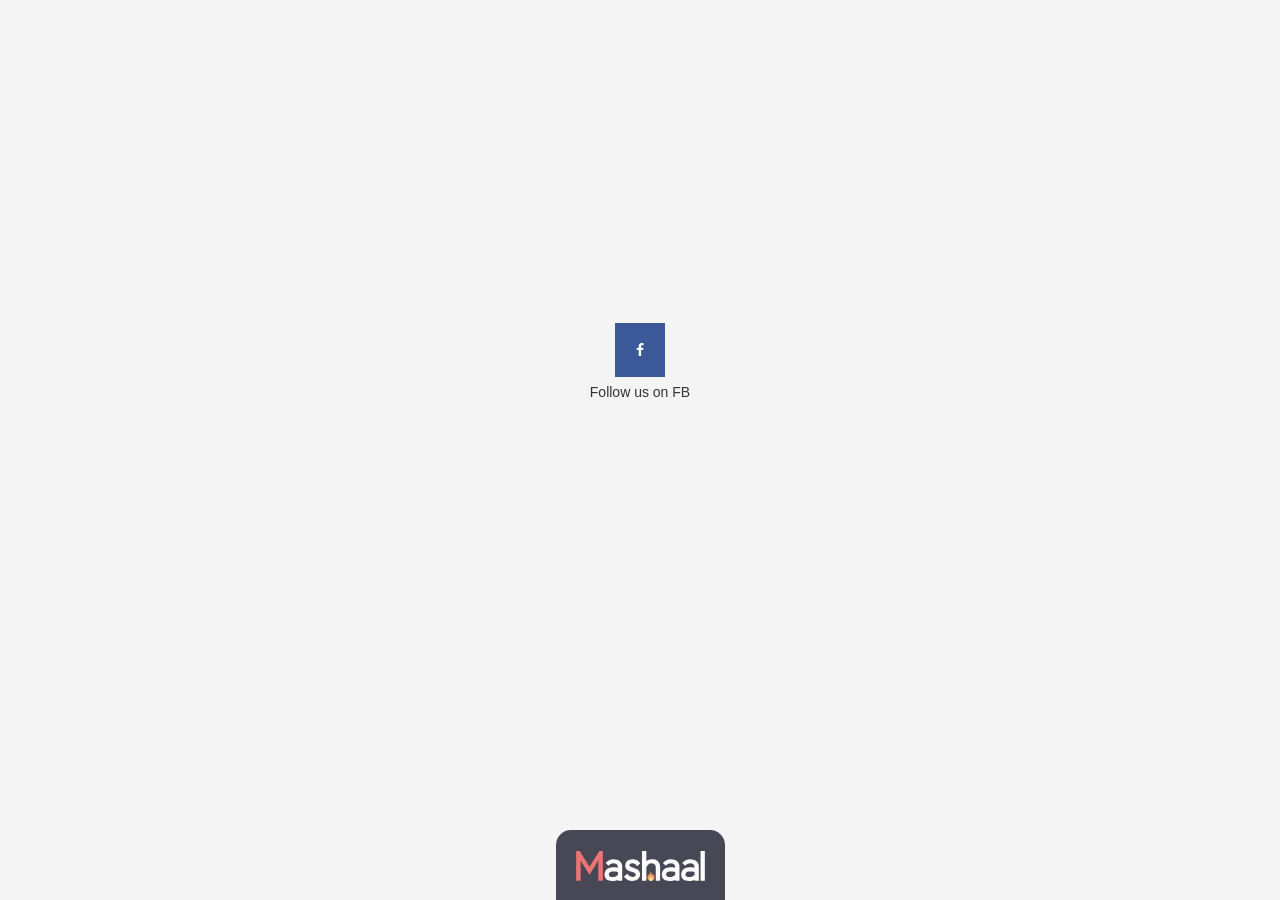
<file: index.html>
<!DOCTYPE html>
	<html lang="en">
	<head>
		<title>Mashaal</title>
		<meta charset="utf-8">
	    <meta name="viewport" content="width=device-width, initial-scale=1, shrink-to-fit=no">
		<meta name="description" content="A software company">
		<meta name="author" content="Mohamed Mashaal">
        <script src="https://code.jquery.com/jquery-3.4.1.slim.min.js" integrity="sha384-J6qa4849blE2+poT4WnyKhv5vZF5SrPo0iEjwBvKU7imGFAV0wwj1yYfoRSJoZ+n" crossorigin="anonymous"></script>
        <script src="https://cdn.jsdelivr.net/npm/popper.js@1.16.0/dist/umd/popper.min.js" integrity="sha384-Q6E9RHvbIyZFJoft+2mJbHaEWldlvI9IOYy5n3zV9zzTtmI3UksdQRVvoxMfooAo" crossorigin="anonymous"></script>
        <script src="https://stackpath.bootstrapcdn.com/bootstrap/4.4.1/js/bootstrap.min.js" integrity="sha384-wfSDF2E50Y2D1uUdj0O3uMBJnjuUD4Ih7YwaYd1iqfktj0Uod8GCExl3Og8ifwB6" crossorigin="anonymous"></script>
        <link rel="stylesheet" href="https://stackpath.bootstrapcdn.com/bootstrap/4.4.1/css/bootstrap.min.css" integrity="sha384-Vkoo8x4CGsO3+Hhxv8T/Q5PaXtkKtu6ug5TOeNV6gBiFeWPGFN9MuhOf23Q9Ifjh" crossorigin="anonymous">
		<link rel="stylesheet" href="https://maxcdn.bootstrapcdn.com/bootstrap/3.3.7/css/bootstrap.min.css" integrity="sha384-BVYiiSIFeK1dGmJRAkycuHAHRg32OmUcww7on3RYdg4Va+PmSTsz/K68vbdEjh4u" crossorigin="anonymous">
        <link rel="stylesheet" href="css/m.css">
        <link rel="stylesheet" href="https://cdnjs.cloudflare.com/ajax/libs/font-awesome/4.7.0/css/font-awesome.min.css">
	</head>
	<body>
        <div class="d-flex flex-column align-items-center justify-content-center" style="height: 80vh">
            <a href="https://www.facebook.com/mashaal.co/" class="fa fa-facebook"></a>
            <div>Follow us on FB</div>
        </div>
        <footer class="footer">
                <a href="https://www.facebook.com/mashaal.co/" style="background-color: #0e0e21;display: inline-block;border-radius: 15px 15px 0px 0px;opacity: 75%">
	               <img src="img/logo.svg" id="ribbon">
	            </a>
        </footer>
	</body>
	</html>
</file>
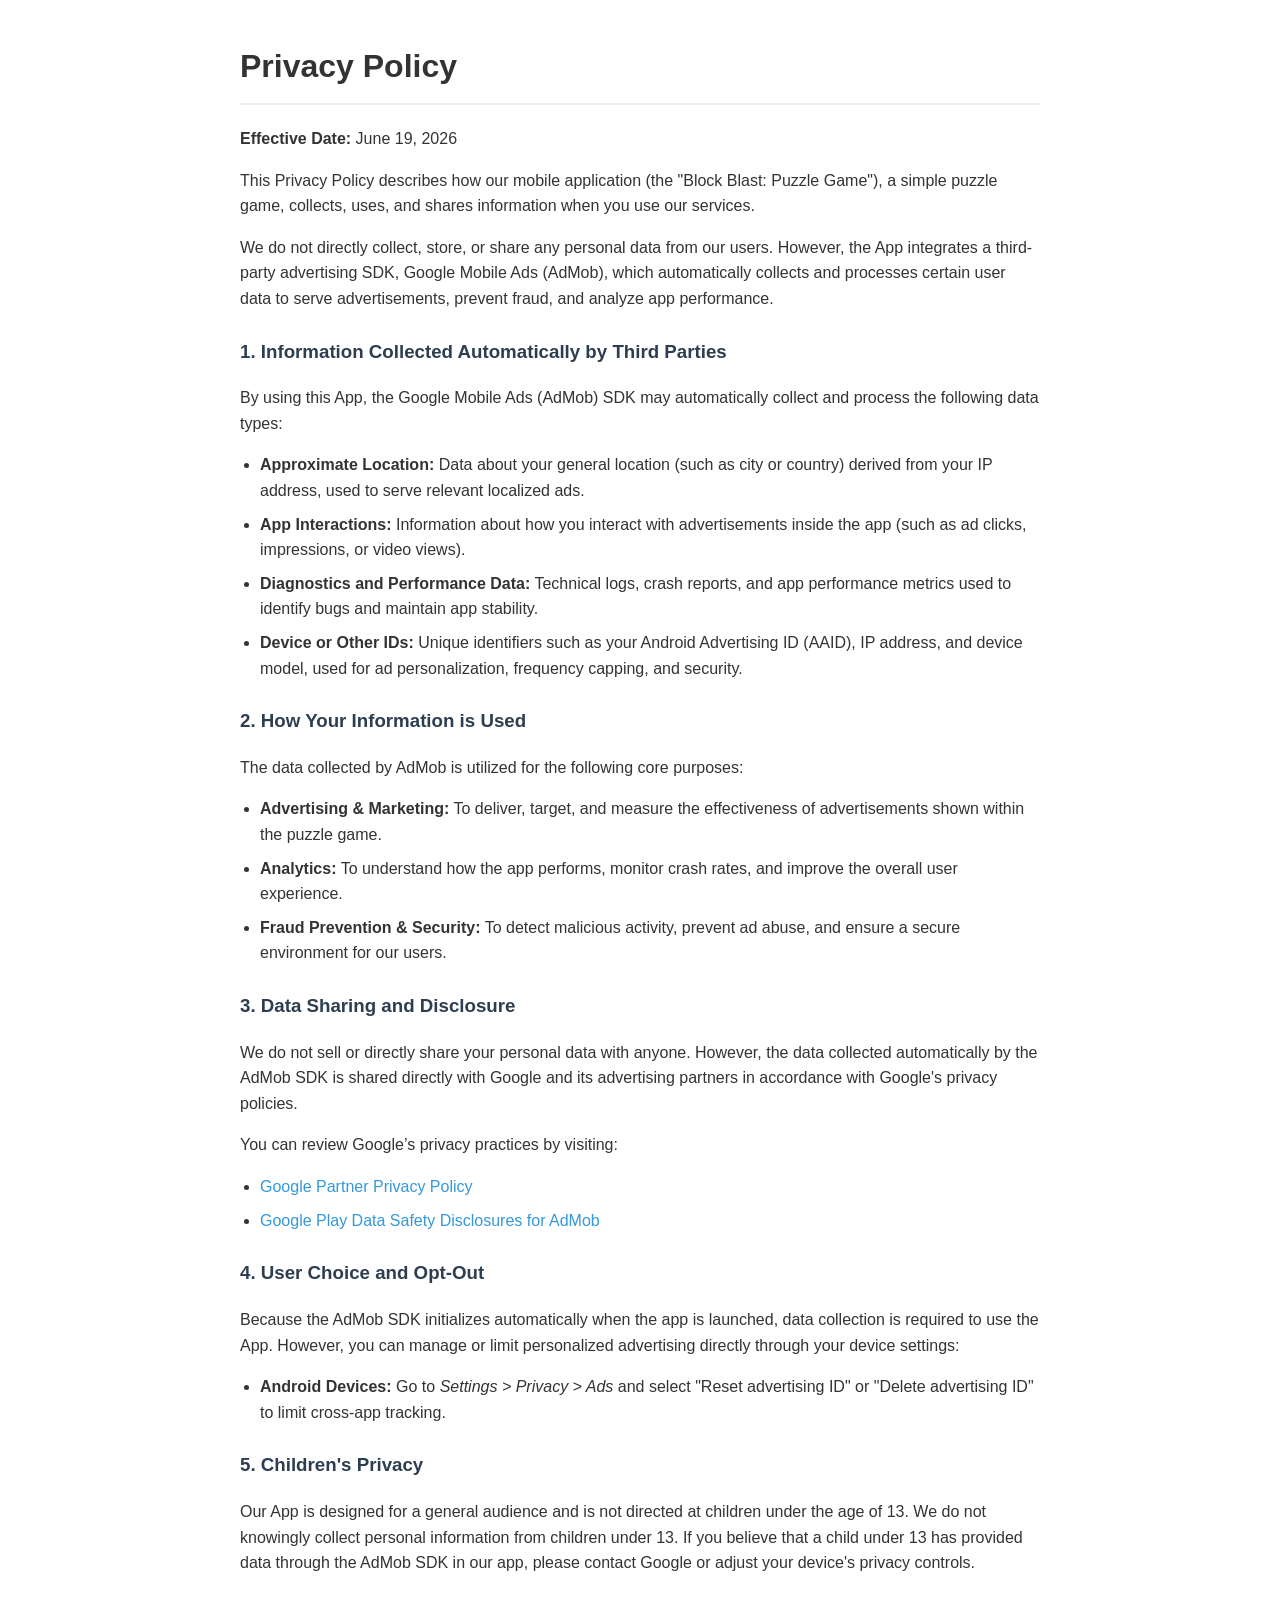
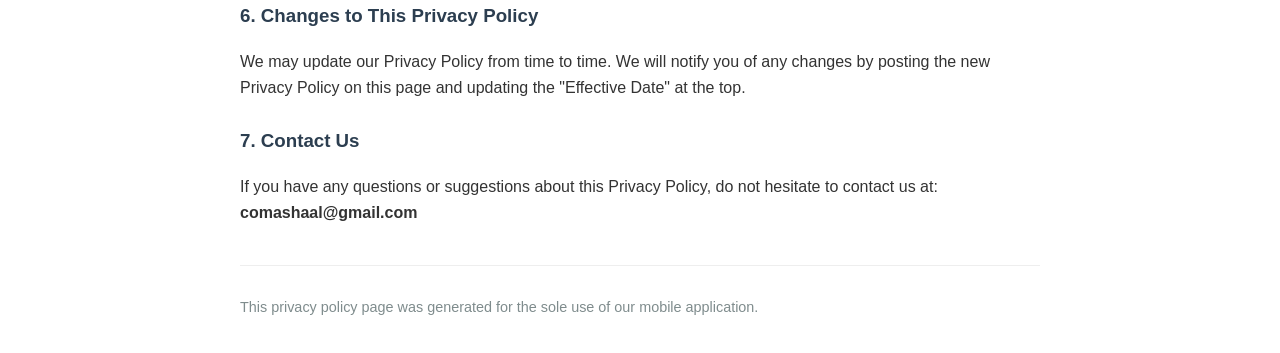
<file: blockpuzzle/privacy-policy/index.html>
<!DOCTYPE html>
<html lang="en">
<head>
    <meta charset="UTF-8">
    <meta name="viewport" content="width=device-width, initial-scale=1.0">
    <title>Privacy Policy</title>
    <style>
        body {
            font-family: -apple-system, BlinkMacSystemFont, "Segoe UI", Roboto, Helvetica, Arial, sans-serif;
            line-height: 1.6;
            color: #333;
            max-width: 800px;
            margin: 0 auto;
            padding: 20px;
        }
        h1 {
            border-bottom: 2px solid #eee;
            padding-bottom: 10px;
        }
        h3 {
            color: #2c3e50;
            margin-top: 25px;
        }
        ul {
            padding-left: 20px;
        }
        li {
            margin-bottom: 8px;
        }
        a {
            color: #3498db;
            text-decoration: none;
        }
        a:hover {
            text-decoration: underline;
        }
        .footer {
            margin-top: 40px;
            font-size: 0.9em;
            color: #7f8c8d;
            border-top: 1px solid #eee;
            padding-top: 15px;
        }
    </style>
</head>
<body>

    <h1>Privacy Policy</h1>
    <p><strong>Effective Date:</strong> June 19, 2026</p>

    <p>This Privacy Policy describes how our mobile application (the "Block Blast: Puzzle Game"), a simple puzzle game, collects, uses, and shares information when you use our services.</p>

    <p>We do not directly collect, store, or share any personal data from our users. However, the App integrates a third-party advertising SDK, Google Mobile Ads (AdMob), which automatically collects and processes certain user data to serve advertisements, prevent fraud, and analyze app performance.</p>

    <h3>1. Information Collected Automatically by Third Parties</h3>
    <p>By using this App, the Google Mobile Ads (AdMob) SDK may automatically collect and process the following data types:</p>
    <ul>
        <li><strong>Approximate Location:</strong> Data about your general location (such as city or country) derived from your IP address, used to serve relevant localized ads.</li>
        <li><strong>App Interactions:</strong> Information about how you interact with advertisements inside the app (such as ad clicks, impressions, or video views).</li>
        <li><strong>Diagnostics and Performance Data:</strong> Technical logs, crash reports, and app performance metrics used to identify bugs and maintain app stability.</li>
        <li><strong>Device or Other IDs:</strong> Unique identifiers such as your Android Advertising ID (AAID), IP address, and device model, used for ad personalization, frequency capping, and security.</li>
    </ul>

    <h3>2. How Your Information is Used</h3>
    <p>The data collected by AdMob is utilized for the following core purposes:</p>
    <ul>
        <li><strong>Advertising & Marketing:</strong> To deliver, target, and measure the effectiveness of advertisements shown within the puzzle game.</li>
        <li><strong>Analytics:</strong> To understand how the app performs, monitor crash rates, and improve the overall user experience.</li>
        <li><strong>Fraud Prevention & Security:</strong> To detect malicious activity, prevent ad abuse, and ensure a secure environment for our users.</li>
    </ul>

    <h3>3. Data Sharing and Disclosure</h3>
    <p>We do not sell or directly share your personal data with anyone. However, the data collected automatically by the AdMob SDK is shared directly with Google and its advertising partners in accordance with Google's privacy policies.</p>
    <p>You can review Google’s privacy practices by visiting:</p>
    <ul>
        <li><a href="https://google.com" target="_blank" rel="noopener noreferrer">Google Partner Privacy Policy</a></li>
        <li><a href="https://google.com" target="_blank" rel="noopener noreferrer">Google Play Data Safety Disclosures for AdMob</a></li>
    </ul>

    <h3>4. User Choice and Opt-Out</h3>
    <p>Because the AdMob SDK initializes automatically when the app is launched, data collection is required to use the App. However, you can manage or limit personalized advertising directly through your device settings:</p>
    <ul>
        <li><strong>Android Devices:</strong> Go to <em>Settings > Privacy > Ads</em> and select "Reset advertising ID" or "Delete advertising ID" to limit cross-app tracking.</li>
    </ul>

    <h3>5. Children's Privacy</h3>
    <p>Our App is designed for a general audience and is not directed at children under the age of 13. We do not knowingly collect personal information from children under 13. If you believe that a child under 13 has provided data through the AdMob SDK in our app, please contact Google or adjust your device's privacy controls.</p>

    <h3>6. Changes to This Privacy Policy</h3>
    <p>We may update our Privacy Policy from time to time. We will notify you of any changes by posting the new Privacy Policy on this page and updating the "Effective Date" at the top.</p>

    <h3>7. Contact Us</h3>
    <p>If you have any questions or suggestions about this Privacy Policy, do not hesitate to contact us at: <strong>comashaal@gmail.com</strong></p>

    <div class="footer">
        <p>This privacy policy page was generated for the sole use of our mobile application.</p>
    </div>

</body>
</html>
</file>
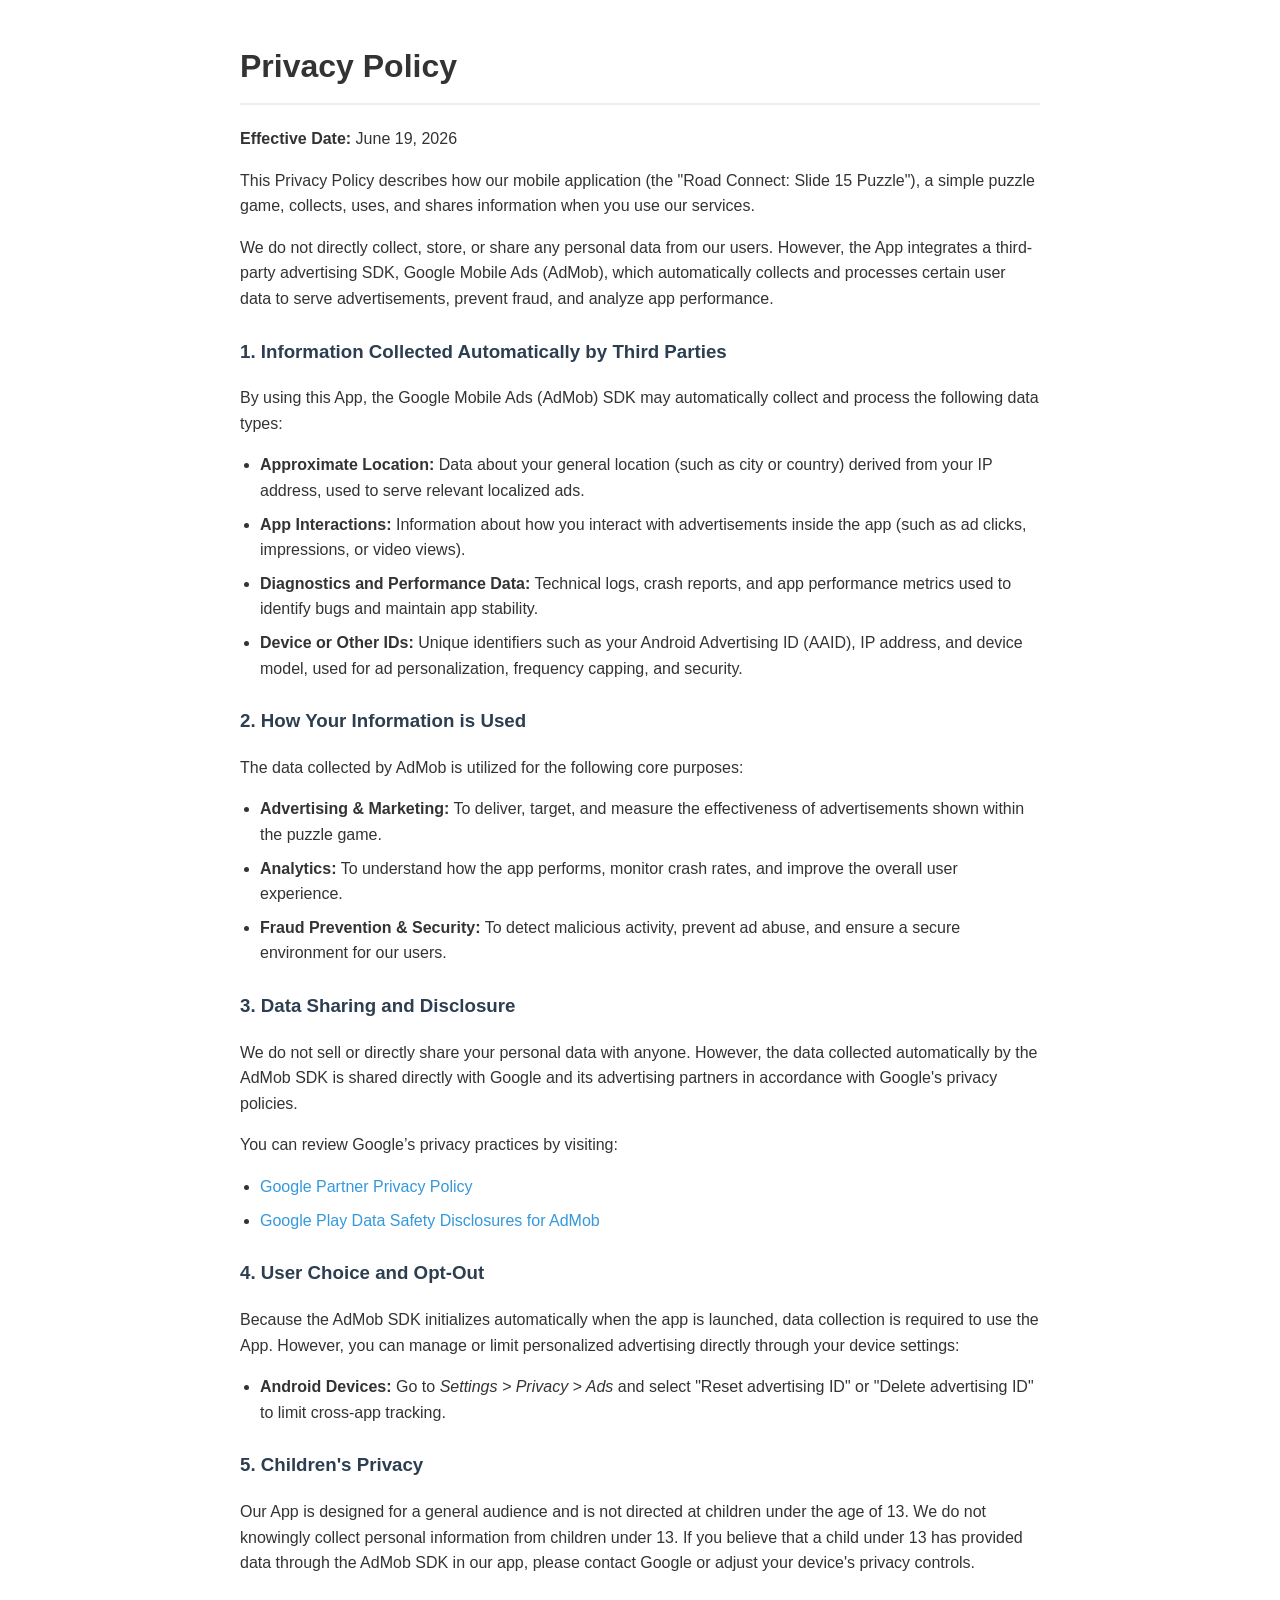
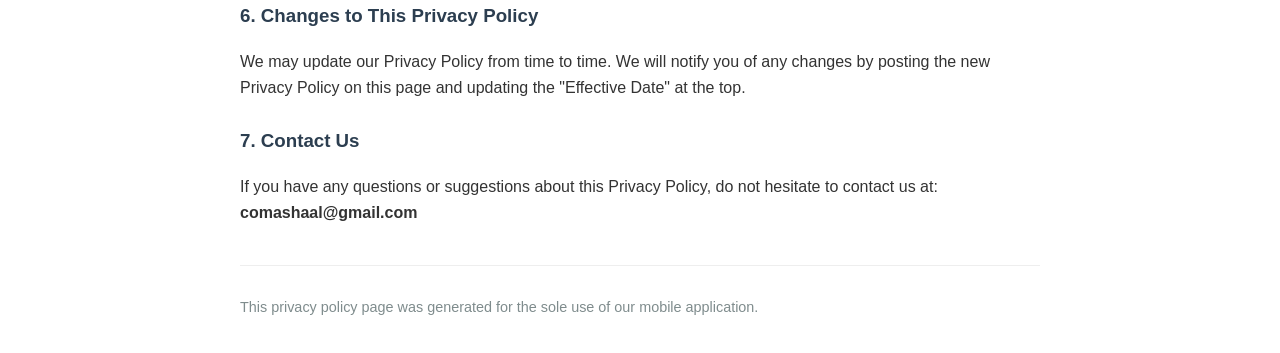
<file: roadconnectgame/privacy-policy/index.html>
<!DOCTYPE html>
<html lang="en">
<head>
    <meta charset="UTF-8">
    <meta name="viewport" content="width=device-width, initial-scale=1.0">
    <title>Privacy Policy</title>
    <style>
        body {
            font-family: -apple-system, BlinkMacSystemFont, "Segoe UI", Roboto, Helvetica, Arial, sans-serif;
            line-height: 1.6;
            color: #333;
            max-width: 800px;
            margin: 0 auto;
            padding: 20px;
        }
        h1 {
            border-bottom: 2px solid #eee;
            padding-bottom: 10px;
        }
        h3 {
            color: #2c3e50;
            margin-top: 25px;
        }
        ul {
            padding-left: 20px;
        }
        li {
            margin-bottom: 8px;
        }
        a {
            color: #3498db;
            text-decoration: none;
        }
        a:hover {
            text-decoration: underline;
        }
        .footer {
            margin-top: 40px;
            font-size: 0.9em;
            color: #7f8c8d;
            border-top: 1px solid #eee;
            padding-top: 15px;
        }
    </style>
</head>
<body>

    <h1>Privacy Policy</h1>
    <p><strong>Effective Date:</strong> June 19, 2026</p>

    <p>This Privacy Policy describes how our mobile application (the "Road Connect: Slide 15 Puzzle"), a simple puzzle game, collects, uses, and shares information when you use our services.</p>

    <p>We do not directly collect, store, or share any personal data from our users. However, the App integrates a third-party advertising SDK, Google Mobile Ads (AdMob), which automatically collects and processes certain user data to serve advertisements, prevent fraud, and analyze app performance.</p>

    <h3>1. Information Collected Automatically by Third Parties</h3>
    <p>By using this App, the Google Mobile Ads (AdMob) SDK may automatically collect and process the following data types:</p>
    <ul>
        <li><strong>Approximate Location:</strong> Data about your general location (such as city or country) derived from your IP address, used to serve relevant localized ads.</li>
        <li><strong>App Interactions:</strong> Information about how you interact with advertisements inside the app (such as ad clicks, impressions, or video views).</li>
        <li><strong>Diagnostics and Performance Data:</strong> Technical logs, crash reports, and app performance metrics used to identify bugs and maintain app stability.</li>
        <li><strong>Device or Other IDs:</strong> Unique identifiers such as your Android Advertising ID (AAID), IP address, and device model, used for ad personalization, frequency capping, and security.</li>
    </ul>

    <h3>2. How Your Information is Used</h3>
    <p>The data collected by AdMob is utilized for the following core purposes:</p>
    <ul>
        <li><strong>Advertising & Marketing:</strong> To deliver, target, and measure the effectiveness of advertisements shown within the puzzle game.</li>
        <li><strong>Analytics:</strong> To understand how the app performs, monitor crash rates, and improve the overall user experience.</li>
        <li><strong>Fraud Prevention & Security:</strong> To detect malicious activity, prevent ad abuse, and ensure a secure environment for our users.</li>
    </ul>

    <h3>3. Data Sharing and Disclosure</h3>
    <p>We do not sell or directly share your personal data with anyone. However, the data collected automatically by the AdMob SDK is shared directly with Google and its advertising partners in accordance with Google's privacy policies.</p>
    <p>You can review Google’s privacy practices by visiting:</p>
    <ul>
        <li><a href="https://google.com" target="_blank" rel="noopener noreferrer">Google Partner Privacy Policy</a></li>
        <li><a href="https://google.com" target="_blank" rel="noopener noreferrer">Google Play Data Safety Disclosures for AdMob</a></li>
    </ul>

    <h3>4. User Choice and Opt-Out</h3>
    <p>Because the AdMob SDK initializes automatically when the app is launched, data collection is required to use the App. However, you can manage or limit personalized advertising directly through your device settings:</p>
    <ul>
        <li><strong>Android Devices:</strong> Go to <em>Settings > Privacy > Ads</em> and select "Reset advertising ID" or "Delete advertising ID" to limit cross-app tracking.</li>
    </ul>

    <h3>5. Children's Privacy</h3>
    <p>Our App is designed for a general audience and is not directed at children under the age of 13. We do not knowingly collect personal information from children under 13. If you believe that a child under 13 has provided data through the AdMob SDK in our app, please contact Google or adjust your device's privacy controls.</p>

    <h3>6. Changes to This Privacy Policy</h3>
    <p>We may update our Privacy Policy from time to time. We will notify you of any changes by posting the new Privacy Policy on this page and updating the "Effective Date" at the top.</p>

    <h3>7. Contact Us</h3>
    <p>If you have any questions or suggestions about this Privacy Policy, do not hesitate to contact us at: <strong>comashaal@gmail.com</strong></p>

    <div class="footer">
        <p>This privacy policy page was generated for the sole use of our mobile application.</p>
    </div>

</body>
</html>
</file>
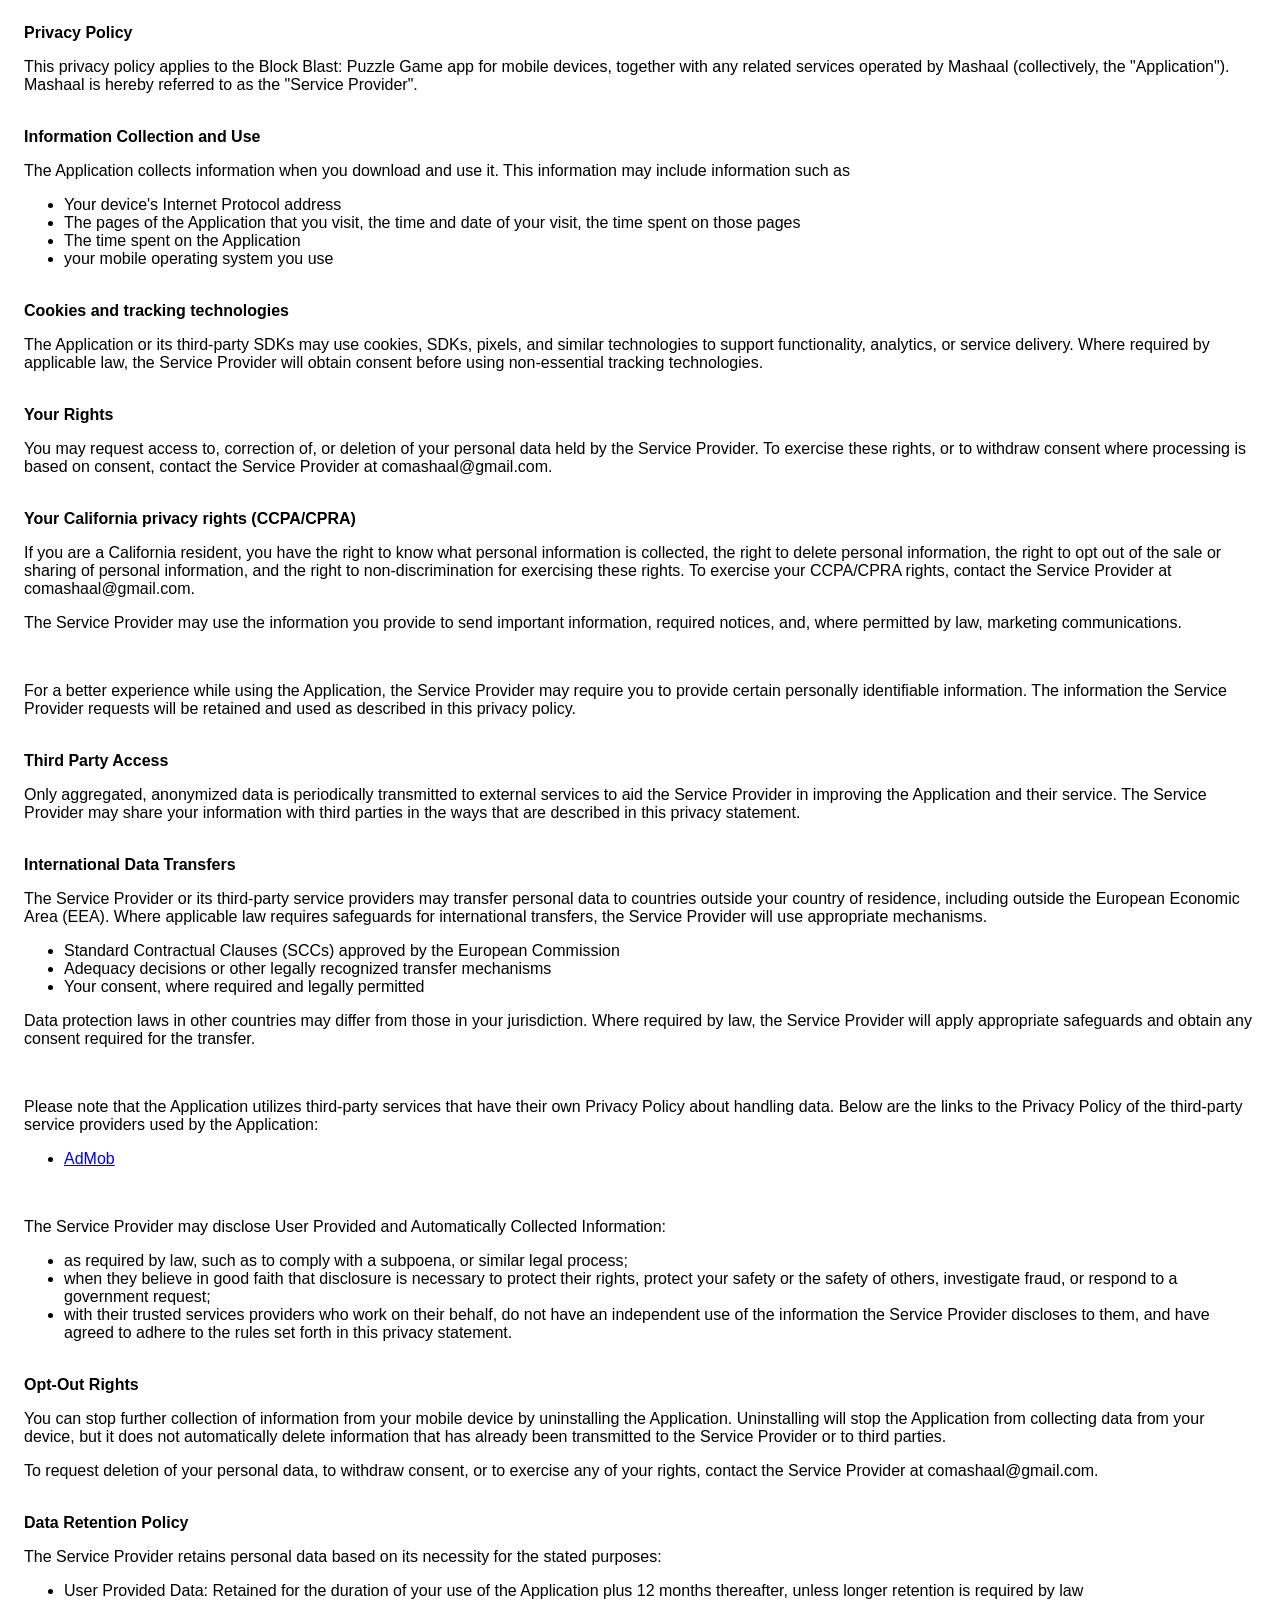
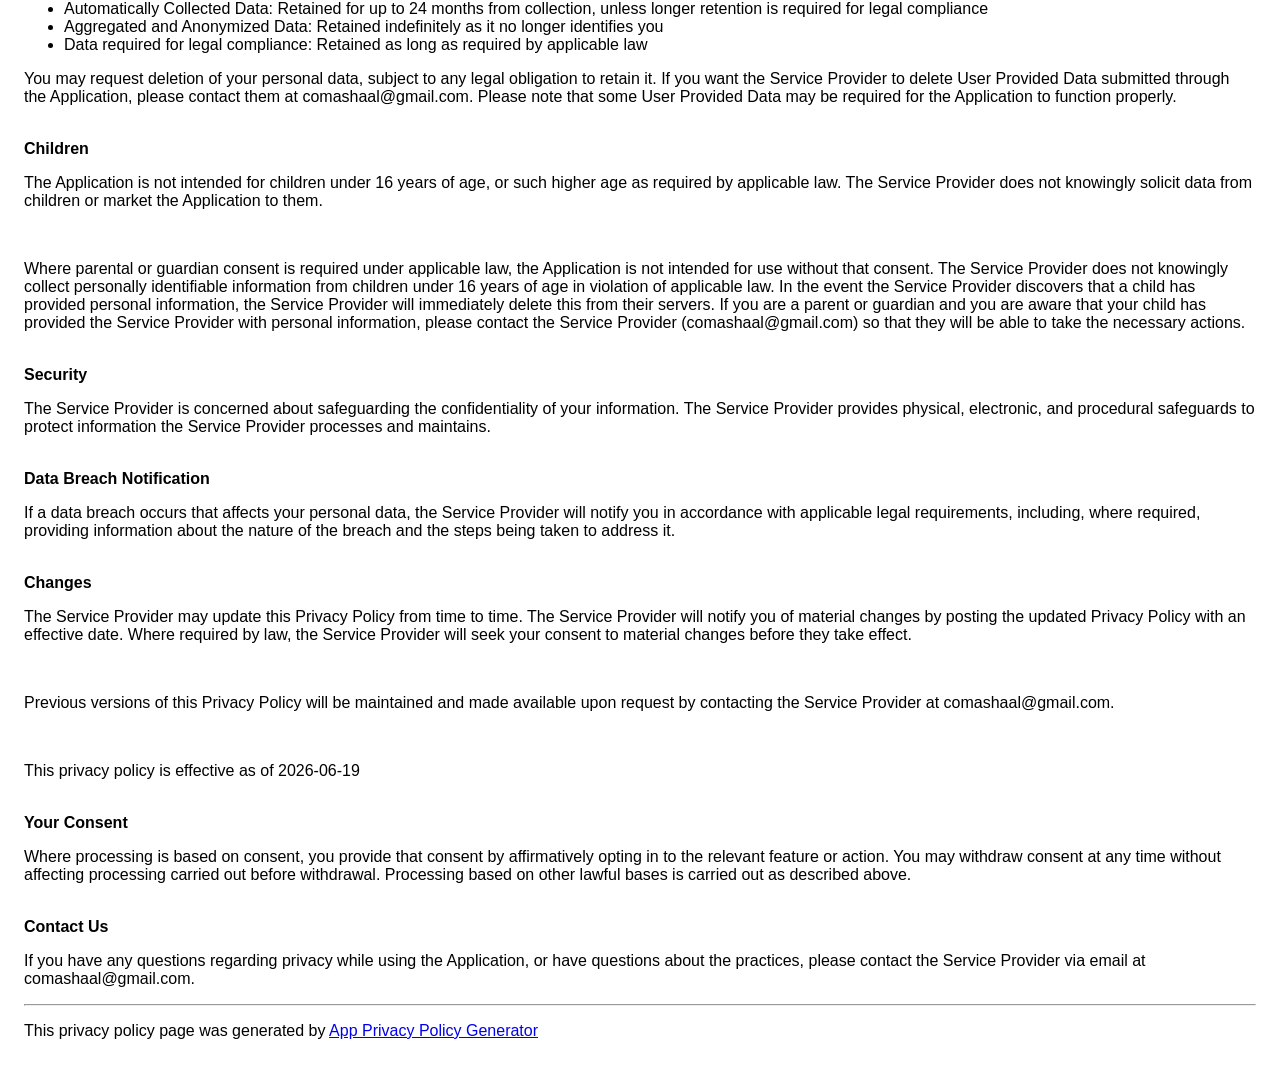
<file: blockpuzzle/privacy-policy.html>
<!DOCTYPE html>
    <html>
    <head>
      <meta charset='utf-8'>
      <meta name='viewport' content='width=device-width'>
      <title>Privacy Policy</title>
      <style> body { font-family: 'Helvetica Neue', Helvetica, Arial, sans-serif; padding:1em; } </style>
    </head>
    <body>
    <strong>Privacy Policy</strong><p>This privacy policy applies to the Block Blast: Puzzle Game app for mobile devices, together with any related services operated by Mashaal (collectively, the "Application"). Mashaal is hereby referred to as the "Service Provider".</p><br><strong>Information Collection and Use</strong><p>The Application collects information when you download and use it. This information may include information such as </p><ul><li>Your device's Internet Protocol address</li><li>The pages of the Application that you visit, the time and date of your visit, the time spent on those pages</li><li>The time spent on the Application</li><li>your mobile operating system you use</li></ul><p></p><br><strong>Cookies and tracking technologies</strong><p>The Application or its third-party SDKs may use cookies, SDKs, pixels, and similar technologies to support functionality, analytics, or service delivery. Where required by applicable law, the Service Provider will obtain consent before using non-essential tracking technologies.</p><!----><br><strong>Your Rights</strong><p>You may request access to, correction of, or deletion of your personal data held by the Service Provider. To exercise these rights, or to withdraw consent where processing is based on consent, contact the Service Provider at comashaal@gmail.com.</p><br><strong>Your California privacy rights (CCPA/CPRA)</strong><p>If you are a California resident, you have the right to know what personal information is collected, the right to delete personal information, the right to opt out of the sale or sharing of personal information, and the right to non-discrimination for exercising these rights. To exercise your CCPA/CPRA rights, contact the Service Provider at comashaal@gmail.com.</p><!----><p>The Service Provider may use the information you provide to send important information, required notices, and, where permitted by law, marketing communications.</p><br><p>For a better experience while using the Application, the Service Provider may require you to provide certain personally identifiable information. The information the Service Provider requests will be retained and used as described in this privacy policy.</p><br><strong>Third Party Access</strong><p>Only aggregated, anonymized data is periodically transmitted to external services to aid the Service Provider in improving the Application and their service. The Service Provider may share your information with third parties in the ways that are described in this privacy statement.</p><br><strong>International Data Transfers</strong><p>The Service Provider or its third-party service providers may transfer personal data to countries outside your country of residence, including outside the European Economic Area (EEA). Where applicable law requires safeguards for international transfers, the Service Provider will use appropriate mechanisms.</p><ul><li>Standard Contractual Clauses (SCCs) approved by the European Commission</li><li>Adequacy decisions or other legally recognized transfer mechanisms</li><li>Your consent, where required and legally permitted</li></ul><p>Data protection laws in other countries may differ from those in your jurisdiction. Where required by law, the Service Provider will apply appropriate safeguards and obtain any consent required for the transfer.</p><div><br><p>Please note that the Application utilizes third-party services that have their own Privacy Policy about handling data. Below are the links to the Privacy Policy of the third-party service providers used by the Application:</p><ul><li><a href="https://policies.google.com/technologies/partner-sites" target="_blank" rel="noopener noreferrer">AdMob</a></li></ul></div><br><p>The Service Provider may disclose User Provided and Automatically Collected Information:</p><ul><li>as required by law, such as to comply with a subpoena, or similar legal process;</li><li>when they believe in good faith that disclosure is necessary to protect their rights, protect your safety or the safety of others, investigate fraud, or respond to a government request;</li><li>with their trusted services providers who work on their behalf, do not have an independent use of the information the Service Provider discloses to them, and have agreed to adhere to the rules set forth in this privacy statement.</li></ul><p></p><br><strong>Opt-Out Rights</strong><div><p>You can stop further collection of information from your mobile device by uninstalling the Application. Uninstalling will stop the Application from collecting data from your device, but it does not automatically delete information that has already been transmitted to the Service Provider or to third parties.</p></div><!----><p>To request deletion of your personal data, to withdraw consent, or to exercise any of your rights, contact the Service Provider at comashaal@gmail.com.</p><br><strong>Data Retention Policy</strong><p>The Service Provider retains personal data based on its necessity for the stated purposes:</p><ul><li>User Provided Data: Retained for the duration of your use of the Application plus 12 months thereafter, unless longer retention is required by law</li><li>Automatically Collected Data: Retained for up to 24 months from collection, unless longer retention is required for legal compliance</li><li>Aggregated and Anonymized Data: Retained indefinitely as it no longer identifies you</li><li>Data required for legal compliance: Retained as long as required by applicable law</li></ul><p>You may request deletion of your personal data, subject to any legal obligation to retain it. If you want the Service Provider to delete User Provided Data submitted through the Application, please contact them at comashaal@gmail.com. Please note that some User Provided Data may be required for the Application to function properly.</p><br><strong>Children</strong><p>The Application is not intended for children under 16 years of age, or such higher age as required by applicable law. The Service Provider does not knowingly solicit data from children or market the Application to them.</p><div><br><p>Where parental or guardian consent is required under applicable law, the Application is not intended for use without that consent. The Service Provider does not knowingly collect personally identifiable information from children under 16 years of age in violation of applicable law. In the event the Service Provider discovers that a child has provided personal information, the Service Provider will immediately delete this from their servers. If you are a parent or guardian and you are aware that your child has provided the Service Provider with personal information, please contact the Service Provider (comashaal@gmail.com) so that they will be able to take the necessary actions.</p></div><br><strong>Security</strong><p>The Service Provider is concerned about safeguarding the confidentiality of your information. The Service Provider provides physical, electronic, and procedural safeguards to protect information the Service Provider processes and maintains.</p><br><strong>Data Breach Notification</strong><p>If a data breach occurs that affects your personal data, the Service Provider will notify you in accordance with applicable legal requirements, including, where required, providing information about the nature of the breach and the steps being taken to address it.</p><br><strong>Changes</strong><p>The Service Provider may update this Privacy Policy from time to time. The Service Provider will notify you of material changes by posting the updated Privacy Policy with an effective date. Where required by law, the Service Provider will seek your consent to material changes before they take effect.</p><br><p>Previous versions of this Privacy Policy will be maintained and made available upon request by contacting the Service Provider at comashaal@gmail.com.</p><br><p>This privacy policy is effective as of 2026-06-19</p><br><strong>Your Consent</strong><p>Where processing is based on consent, you provide that consent by affirmatively opting in to the relevant feature or action. You may withdraw consent at any time without affecting processing carried out before withdrawal. Processing based on other lawful bases is carried out as described above.</p><br><strong>Contact Us</strong><p>If you have any questions regarding privacy while using the Application, or have questions about the practices, please contact the Service Provider via email at comashaal@gmail.com.</p><hr><p>This privacy policy page was generated by <a href="https://app-privacy-policy-generator.nisrulz.com/" target="_blank" rel="noopener noreferrer">App Privacy Policy Generator</a></p>
    </body>
    </html>
</file>
<file: css/m.css>
html{
    position: relative;
    min-height: 100%;
}
body{
    margin-bottom: 70px;
    background-color: #F4F4F4;
}
#ribbon{
    width: 129px;
    height: 30px;
    margin: 0px 20px 0px 20px;
}
.footer {
    text-align: center;
    position: absolute;
    bottom: 0;
    width: 100%;
    height: 70px; /* Set the fixed height of the footer here */
    line-height: 70px; /* Vertically center the text there */
}

.fa {
  padding: 20px;
  font-size: 30px;
  width: 50px;
  text-align: center;
  text-decoration: none;
  margin: 5px 2px;
}

.fa:hover {
    opacity: 0.7;
}

.fa-facebook {
  background: #3B5998;
  color: white;
}
</file>
